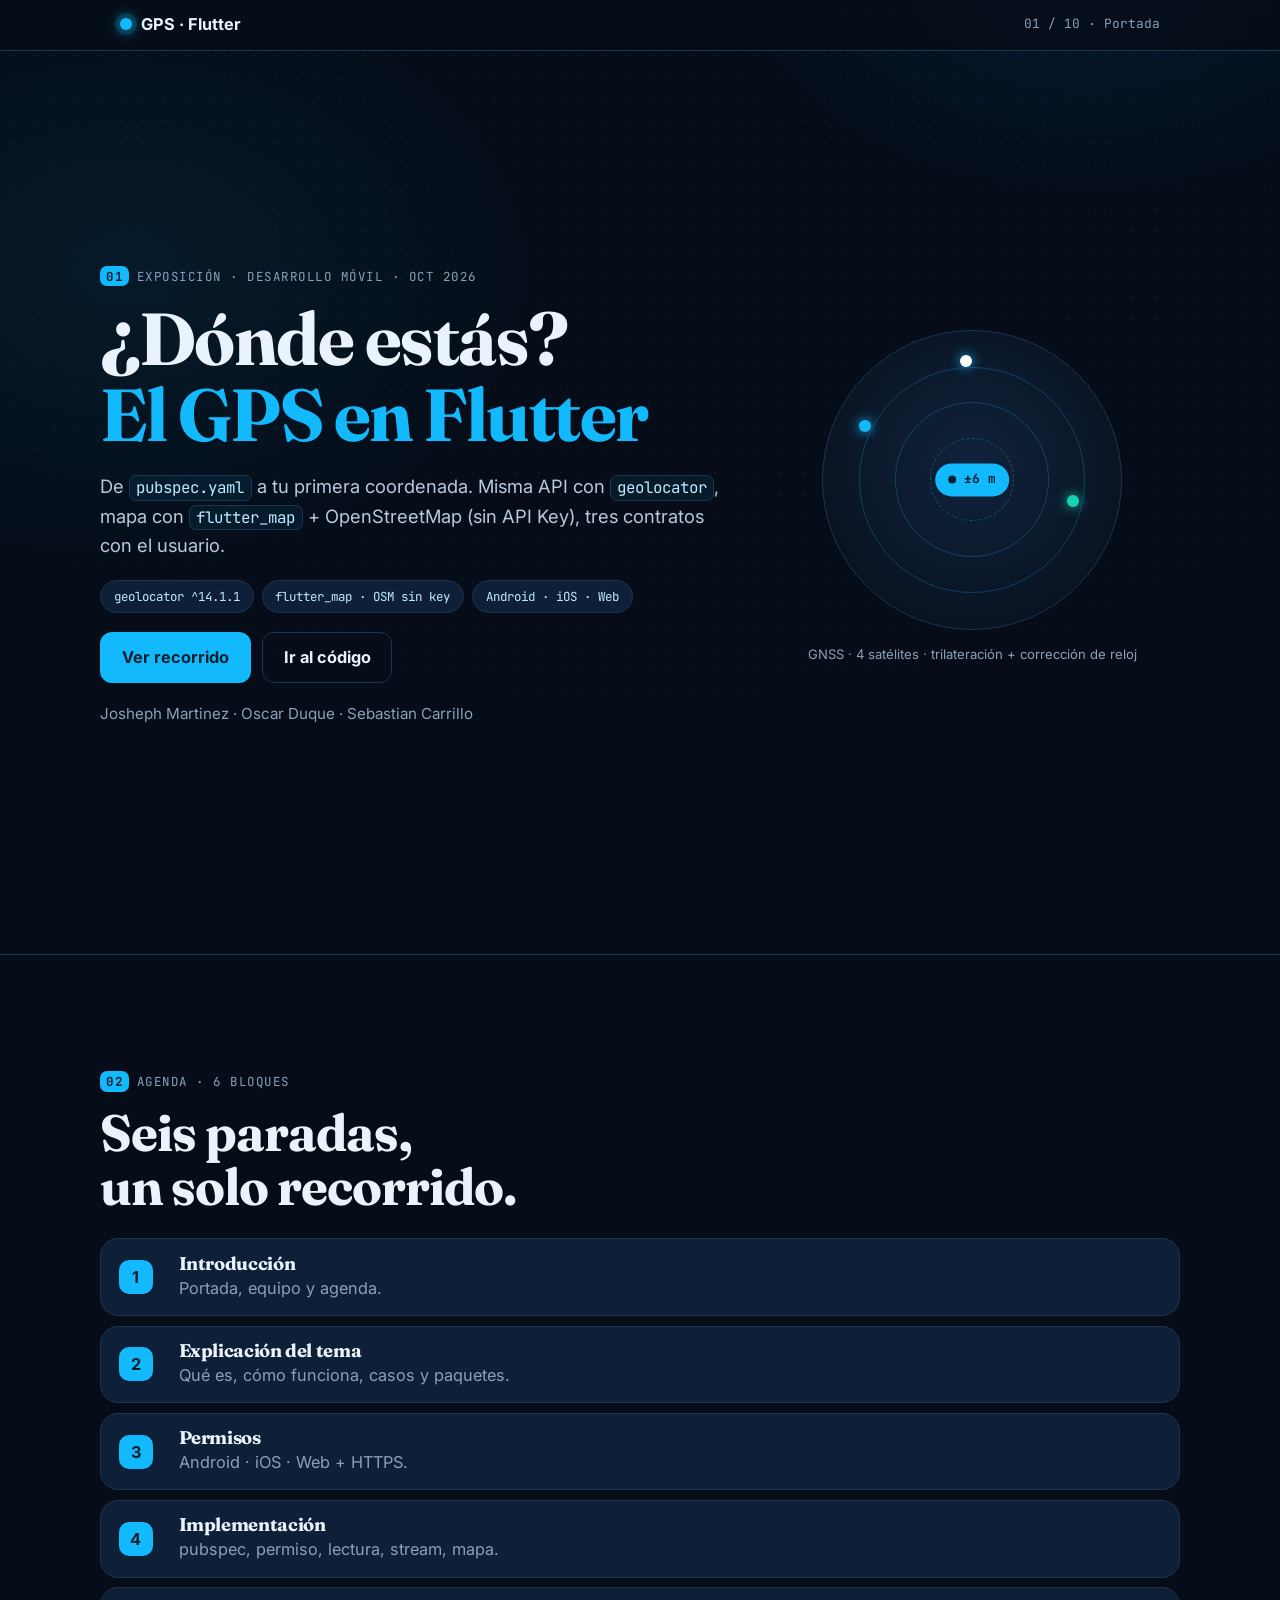
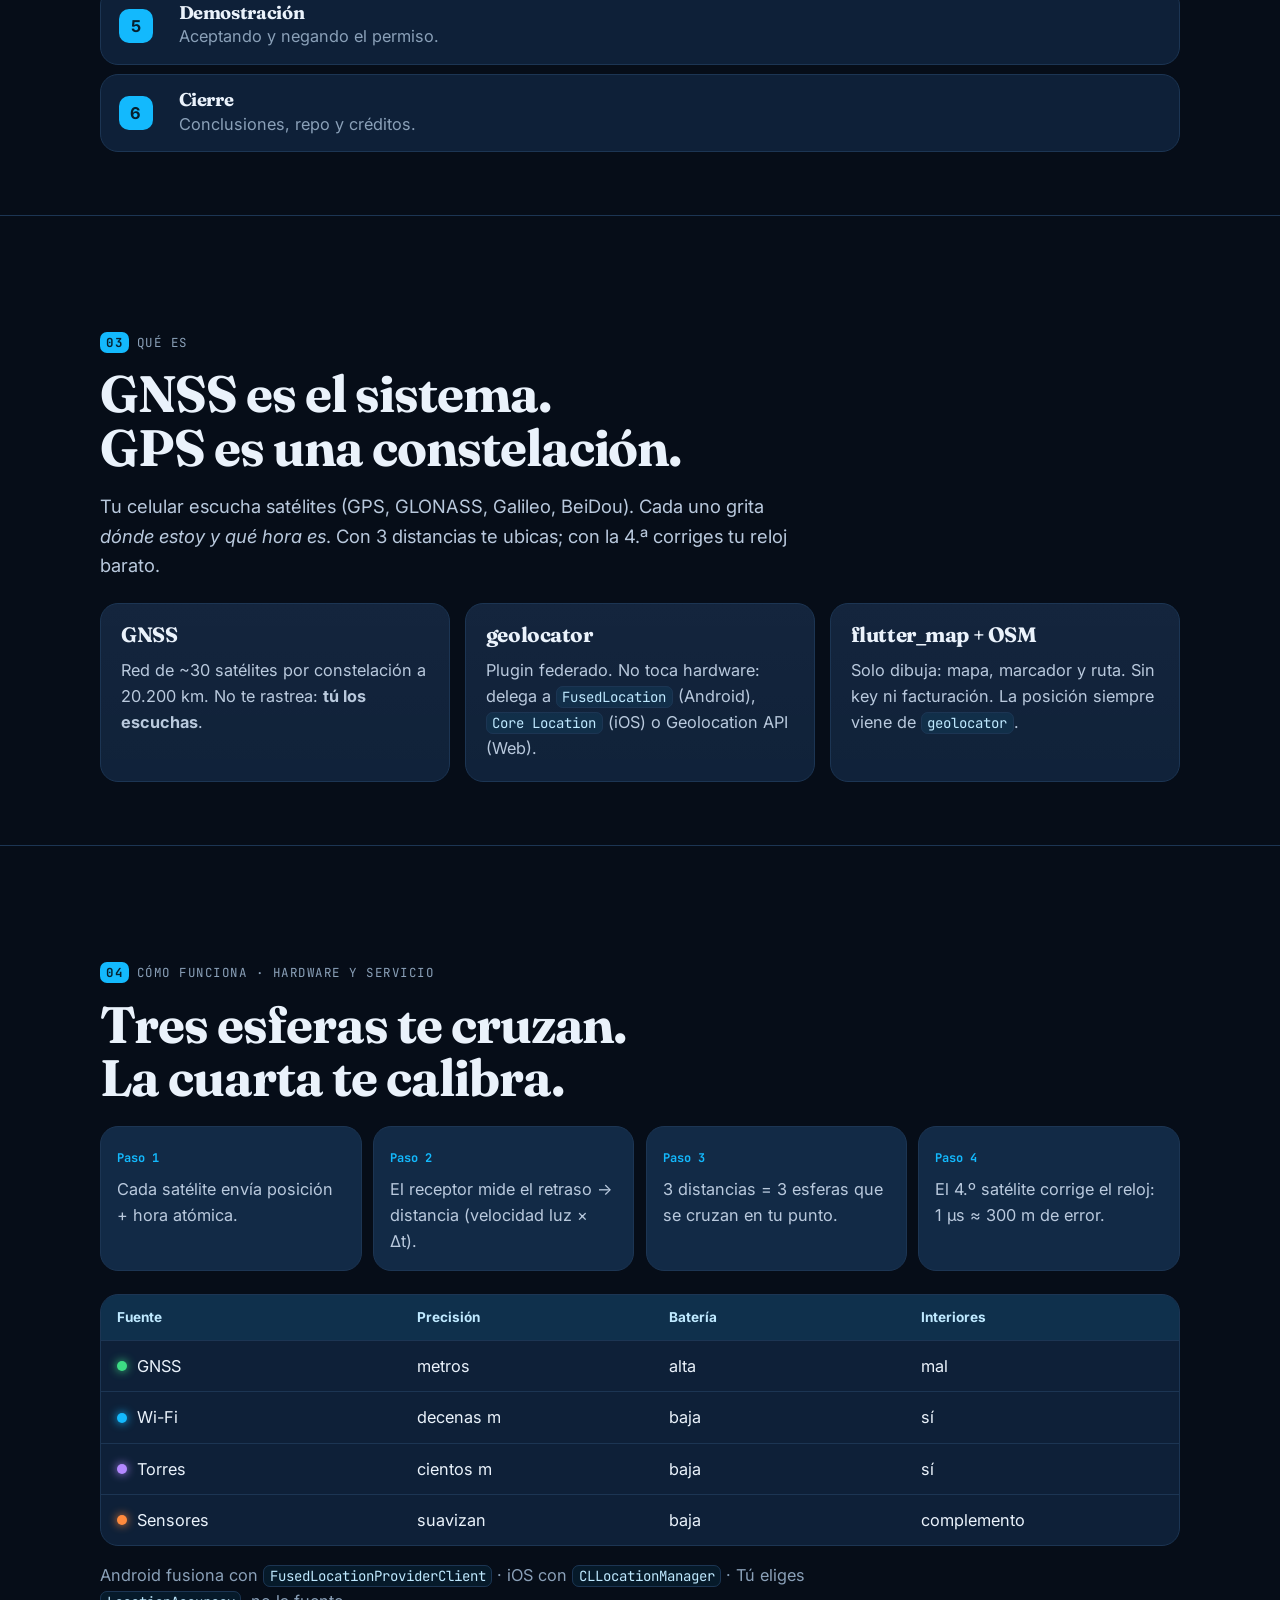
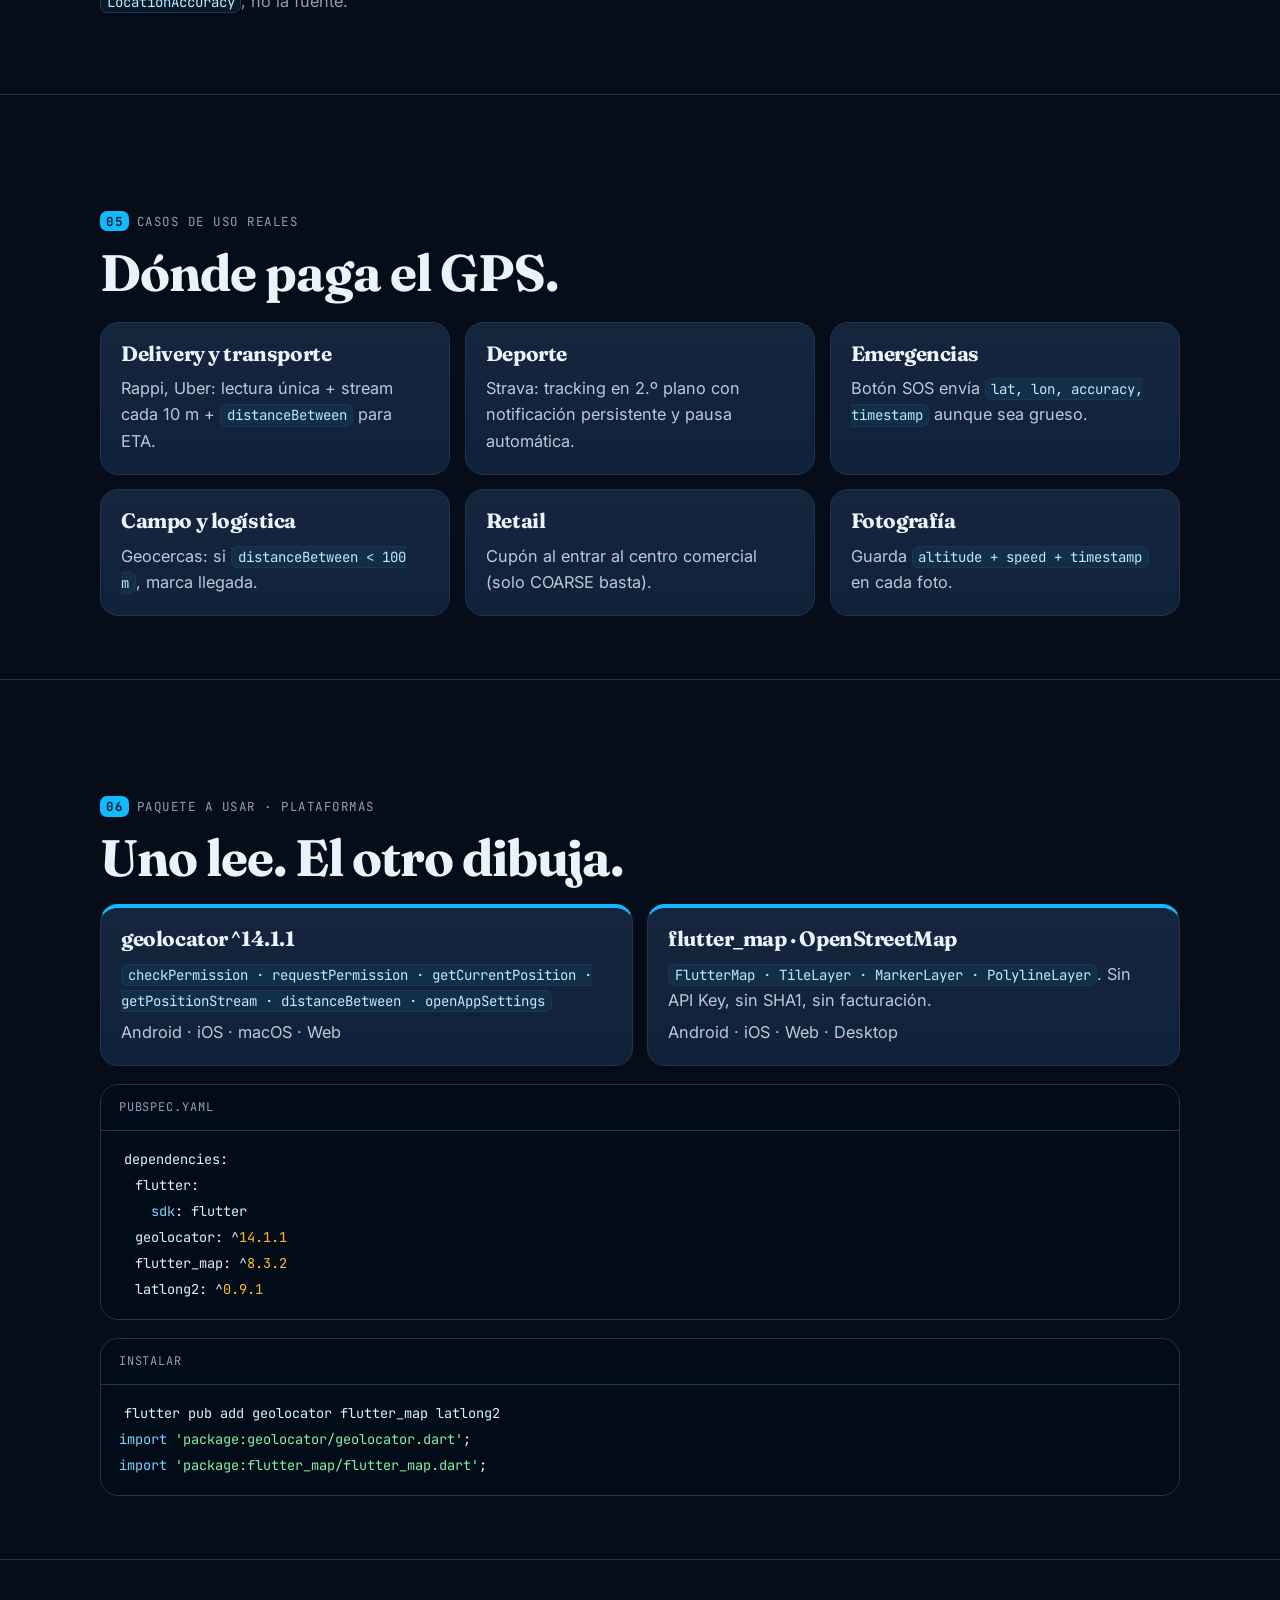
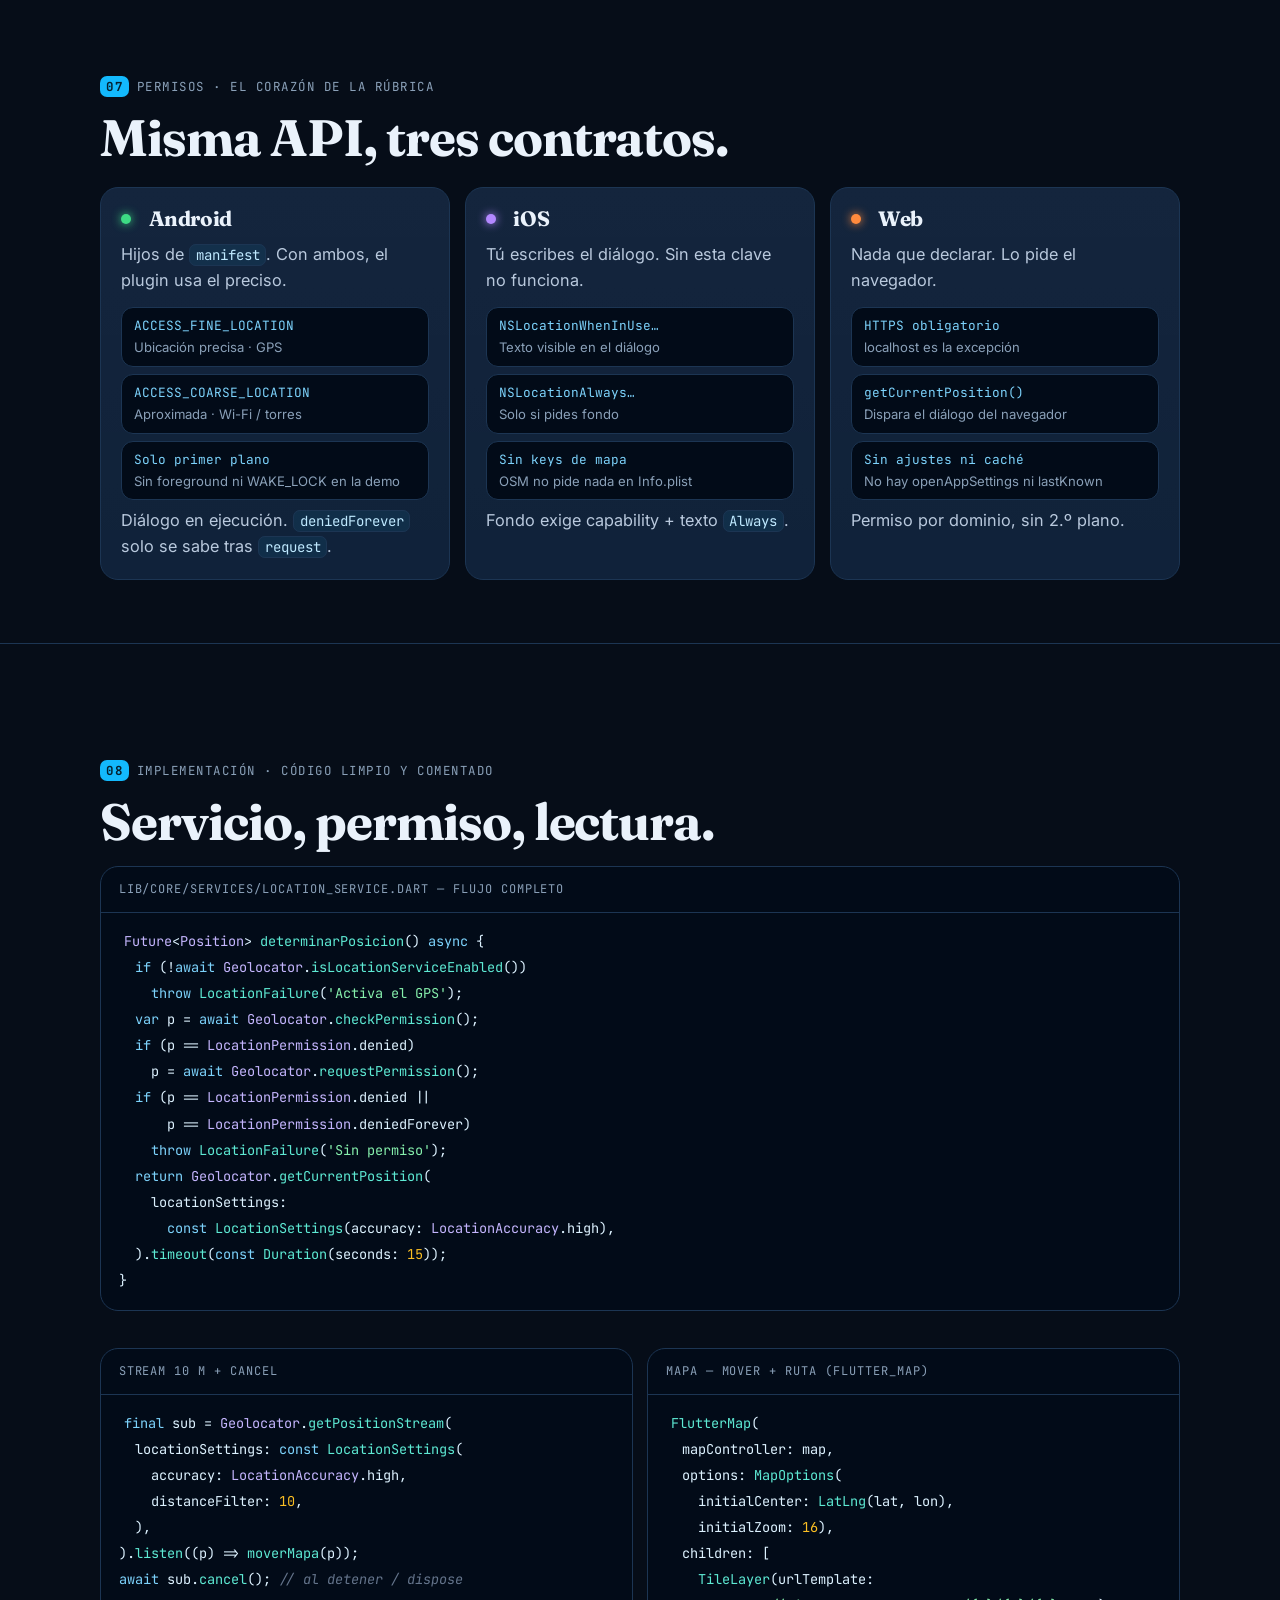
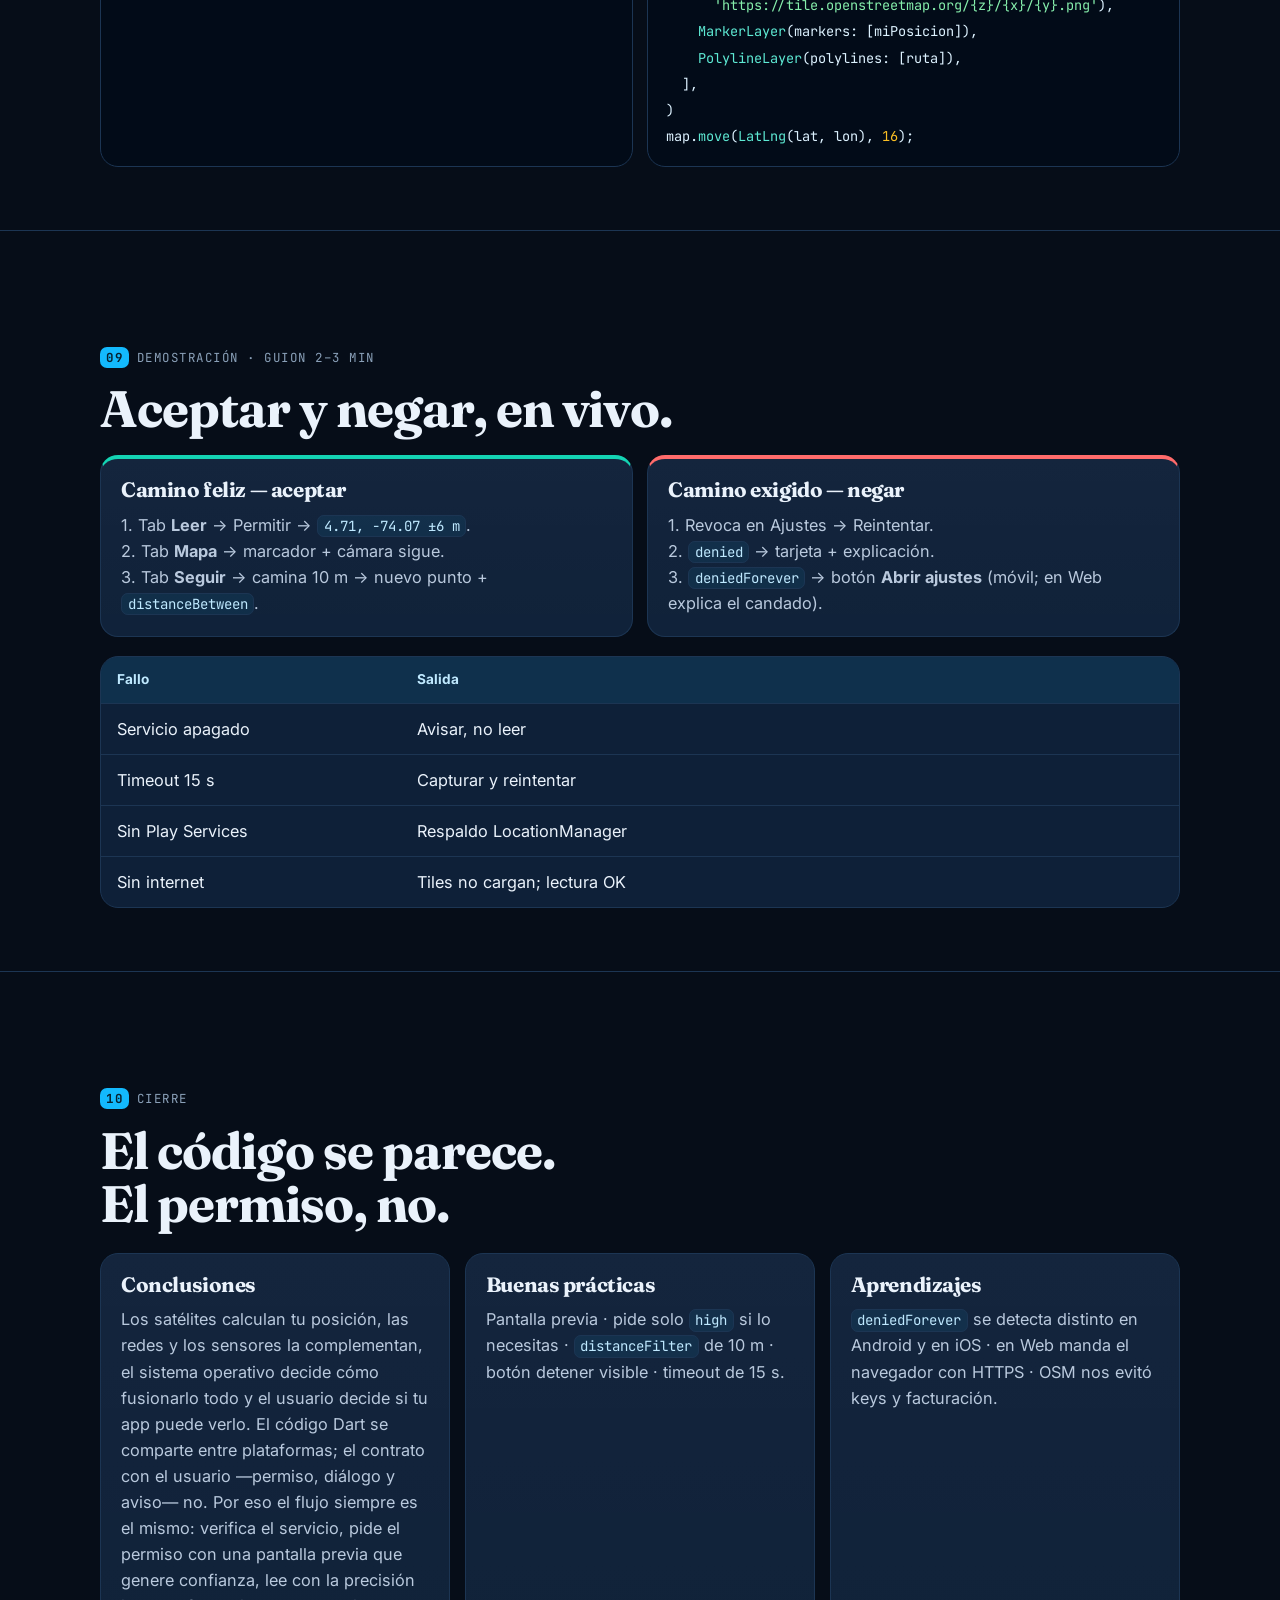
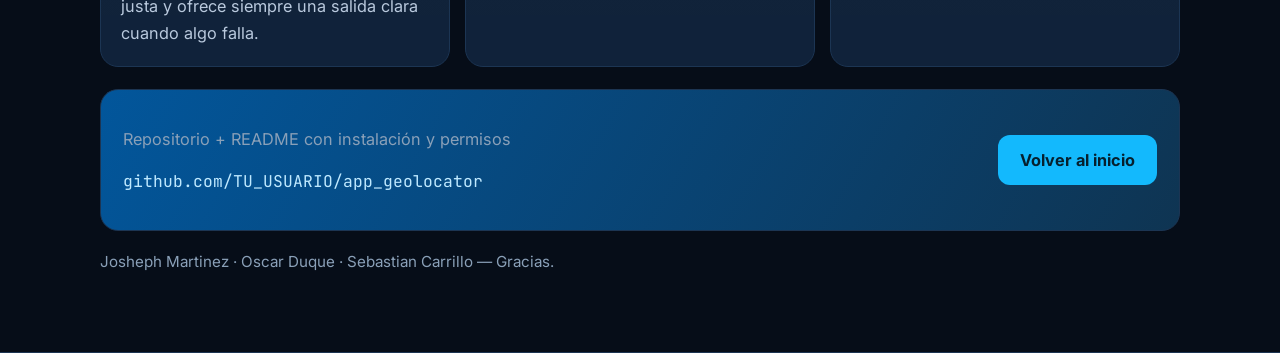
<file: slides/index.html>
<!doctype html>
<html lang="es">
<head>
<meta charset="utf-8">
<meta name="viewport" content="width=device-width, initial-scale=1">
<title>¿Dónde estás? — GPS en Flutter</title>
<meta name="description" content="geolocator + flutter_map (OpenStreetMap): qué es, cómo funciona, permisos en Android/iOS/Web y demo con permiso aceptado y negado.">
<link rel="preconnect" href="https://fonts.googleapis.com">
<link rel="preconnect" href="https://fonts.gstatic.com" crossorigin>
<link href="https://fonts.googleapis.com/css2?family=Fraunces:opsz,wght@9..144,600;9..144,700&family=Inter:wght@400;500;600;700&family=JetBrains+Mono:wght@400;500&display=swap" rel="stylesheet">
<link rel="stylesheet" href="styles.css">
</head>
<body>
<div class="topo" aria-hidden="true"></div>

<header class="bar">
  <div class="bar-in">
    <span class="logo"><i></i>GPS · Flutter</span>
    <span class="bar-meta"><span id="count">01 / 10</span><span class="sep">·</span><span id="crumb">Portada</span></span>
  </div>
  <div class="progress" aria-hidden="true"><span id="pbar"></span></div>
</header>

<nav class="dots" id="dots" aria-label="Ir a sección"></nav>

<main>
<!-- 1 PORTADA -->
<section id="s1" data-name="Portada">
  <div class="wrap hero">
    <div class="rv">
      <p class="kick"><b>01</b>Exposición · Desarrollo móvil · Oct 2026</p>
      <h1>¿Dónde estás?<br><em>El GPS en Flutter</em></h1>
      <p class="lead">De <code>pubspec.yaml</code> a tu primera coordenada. Misma API con <code>geolocator</code>, mapa con <code>flutter_map</code> + OpenStreetMap (sin API Key), tres contratos con el usuario.</p>
      <div class="chips">
        <span>geolocator ^14.1.1</span><span>flutter_map · OSM sin key</span><span>Android · iOS · Web</span>
      </div>
      <div class="cta-row">
        <a class="btn" href="#s2">Ver recorrido</a>
        <a class="btn ghost" href="#s8">Ir al código</a>
      </div>
      <p class="team">Josheph Martinez · Oscar Duque · Sebastian Carrillo</p>
    </div>
    <div class="rv visual" aria-hidden="true">
      <div class="radar">
        <span class="ring r1"></span><span class="ring r2"></span><span class="ring r3"></span>
        <span class="sat a"></span><span class="sat b"></span><span class="sat c"></span>
        <span class="fix"><span class="pulse"></span>±6 m</span>
      </div>
      <p class="cap">GNSS · 4 satélites · trilateración + corrección de reloj</p>
    </div>
  </div>
</section>

<!-- 2 AGENDA -->
<section id="s2" data-name="Agenda">
  <div class="wrap">
    <div class="rv"><p class="kick"><b>02</b>Agenda · 6 bloques</p>
    <h2>Seis paradas,<br>un solo recorrido.</h2></div>
    <ol class="agenda">
      <li class="rv" style="--d:0ms"><b class="num">1</b><div><h3>Introducción</h3><p>Portada, equipo y agenda.</p></div></li>
      <li class="rv" style="--d:50ms"><b class="num">2</b><div><h3>Explicación del tema</h3><p>Qué es, cómo funciona, casos y paquetes.</p></div></li>
      <li class="rv" style="--d:100ms"><b class="num">3</b><div><h3>Permisos</h3><p>Android · iOS · Web + HTTPS.</p></div></li>
      <li class="rv" style="--d:150ms"><b class="num">4</b><div><h3>Implementación</h3><p>pubspec, permiso, lectura, stream, mapa.</p></div></li>
      <li class="rv" style="--d:200ms"><b class="num">5</b><div><h3>Demostración</h3><p>Aceptando y negando el permiso.</p></div></li>
      <li class="rv" style="--d:250ms"><b class="num">6</b><div><h3>Cierre</h3><p>Conclusiones, repo y créditos.</p></div></li>
    </ol>
  </div>
</section>

<!-- 3 QUÉ ES -->
<section id="s3" data-name="Qué es">
  <div class="wrap">
    <div class="rv"><p class="kick"><b>03</b>Qué es</p>
    <h2>GNSS es el sistema.<br>GPS es una constelación.</h2>
    <p class="lead">Tu celular escucha satélites (GPS, GLONASS, Galileo, BeiDou). Cada uno grita <i>dónde estoy y qué hora es</i>. Con 3 distancias te ubicas; con la 4.ª corriges tu reloj barato.</p></div>
    <div class="grid3">
      <article class="rv card"><h3>GNSS</h3><p>Red de ~30 satélites por constelación a 20.200 km. No te rastrea: <b>tú los escuchas</b>.</p></article>
      <article class="rv card" style="--d:60ms"><h3>geolocator</h3><p>Plugin federado. No toca hardware: delega a <code>FusedLocation</code> (Android), <code>Core Location</code> (iOS) o Geolocation API (Web).</p></article>
      <article class="rv card" style="--d:120ms"><h3>flutter_map + OSM</h3><p>Solo dibuja: mapa, marcador y ruta. Sin key ni facturación. La posición siempre viene de <code>geolocator</code>.</p></article>
    </div>
  </div>
</section>

<!-- 4 CÓMO FUNCIONA -->
<section id="s4" data-name="Cómo funciona">
  <div class="wrap">
    <div class="rv"><p class="kick"><b>04</b>Cómo funciona · hardware y servicio</p>
    <h2>Tres esferas te cruzan.<br>La cuarta te calibra.</h2></div>
    <ol class="steps">
      <li class="rv"><b>Paso 1</b><p>Cada satélite envía posición + hora atómica.</p></li>
      <li class="rv" style="--d:50ms"><b>Paso 2</b><p>El receptor mide el retraso → distancia (velocidad luz × Δt).</p></li>
      <li class="rv" style="--d:100ms"><b>Paso 3</b><p>3 distancias = 3 esferas que se cruzan en tu punto.</p></li>
      <li class="rv" style="--d:150ms"><b>Paso 4</b><p>El 4.º satélite corrige el reloj: 1 µs ≈ 300 m de error.</p></li>
    </ol>
    <div class="table rv">
      <div class="tr th"><span>Fuente</span><span>Precisión</span><span>Batería</span><span>Interiores</span></div>
      <div class="tr"><span><i class="dot g"></i>GNSS</span><span>metros</span><span>alta</span><span>mal</span></div>
      <div class="tr"><span><i class="dot b"></i>Wi-Fi</span><span>decenas m</span><span>baja</span><span>sí</span></div>
      <div class="tr"><span><i class="dot v"></i>Torres</span><span>cientos m</span><span>baja</span><span>sí</span></div>
      <div class="tr"><span><i class="dot o"></i>Sensores</span><span>suavizan</span><span>baja</span><span>complemento</span></div>
    </div>
    <p class="note rv">Android fusiona con <code>FusedLocationProviderClient</code> · iOS con <code>CLLocationManager</code> · Tú eliges <code>LocationAccuracy</code>, no la fuente.</p>
  </div>
</section>

<!-- 5 CASOS -->
<section id="s5" data-name="Casos de uso">
  <div class="wrap">
    <div class="rv"><p class="kick"><b>05</b>Casos de uso reales</p>
    <h2>Dónde paga el GPS.</h2></div>
    <div class="grid3">
      <article class="rv card"><h3>Delivery y transporte</h3><p>Rappi, Uber: lectura única + stream cada 10 m + <code>distanceBetween</code> para ETA.</p></article>
      <article class="rv card" style="--d:60ms"><h3>Deporte</h3><p>Strava: tracking en 2.º plano con notificación persistente y pausa automática.</p></article>
      <article class="rv card" style="--d:120ms"><h3>Emergencias</h3><p>Botón SOS envía <code>lat, lon, accuracy, timestamp</code> aunque sea grueso.</p></article>
      <article class="rv card"><h3>Campo y logística</h3><p>Geocercas: si <code>distanceBetween &lt; 100 m</code>, marca llegada.</p></article>
      <article class="rv card" style="--d:60ms"><h3>Retail</h3><p>Cupón al entrar al centro comercial (solo COARSE basta).</p></article>
      <article class="rv card" style="--d:120ms"><h3>Fotografía</h3><p>Guarda <code>altitude + speed + timestamp</code> en cada foto.</p></article>
    </div>
  </div>
</section>

<!-- 6 PAQUETES -->
<section id="s6" data-name="Paquetes">
  <div class="wrap">
    <div class="rv"><p class="kick"><b>06</b>Paquete a usar · plataformas</p>
    <h2>Uno lee. El otro dibuja.</h2></div>
    <div class="grid2">
      <article class="rv card big"><h3>geolocator ^14.1.1</h3><p><code>checkPermission · requestPermission · getCurrentPosition · getPositionStream · distanceBetween · openAppSettings</code></p><p class="mut">Android · iOS · macOS · Web</p></article>
      <article class="rv card big" style="--d:80ms"><h3>flutter_map · OpenStreetMap</h3><p><code>FlutterMap · TileLayer · MarkerLayer · PolylineLayer</code>. Sin API Key, sin SHA1, sin facturación.</p><p class="mut">Android · iOS · Web · Desktop</p></article>
    </div>
    <figure class="rv code"><figcaption>pubspec.yaml</figcaption><pre><code>dependencies:
  flutter:
    sdk: flutter
  geolocator: ^14.1.1
  flutter_map: ^8.3.2
  latlong2: ^0.9.1</code></pre></figure>
    <figure class="rv code"><figcaption>Instalar</figcaption><pre><code>flutter pub add geolocator flutter_map latlong2
import 'package:geolocator/geolocator.dart';
import 'package:flutter_map/flutter_map.dart';</code></pre></figure>
  </div>
</section>

<!-- 7 PERMISOS -->
<section id="s7" data-name="Permisos">
  <div class="wrap">
    <div class="rv"><p class="kick"><b>07</b>Permisos · el corazón de la rúbrica</p>
    <h2>Misma API, tres contratos.</h2></div>
    <div class="grid3">
      <article class="rv card"><h3><i class="dot g"></i>Android</h3><p>Hijos de <code>manifest</code>. Con ambos, el plugin usa el preciso.</p><ul class="speclist">
        <li><code>ACCESS_FINE_LOCATION</code><span>Ubicación precisa · GPS</span></li>
        <li><code>ACCESS_COARSE_LOCATION</code><span>Aproximada · Wi-Fi / torres</span></li>
        <li><code>Solo primer plano</code><span>Sin foreground ni WAKE_LOCK en la demo</span></li>
      </ul><p class="mut">Diálogo en ejecución. <code>deniedForever</code> solo se sabe tras <code>request</code>.</p></article>
      <article class="rv card" style="--d:70ms"><h3><i class="dot v"></i>iOS</h3><p>Tú escribes el diálogo. Sin esta clave no funciona.</p><ul class="speclist">
        <li><code>NSLocationWhenInUse…</code><span>Texto visible en el diálogo</span></li>
        <li><code>NSLocationAlways…</code><span>Solo si pides fondo</span></li>
        <li><code>Sin keys de mapa</code><span>OSM no pide nada en Info.plist</span></li>
      </ul><p class="mut">Fondo exige capability + texto <code>Always</code>.</p></article>
      <article class="rv card" style="--d:140ms"><h3><i class="dot o"></i>Web</h3><p>Nada que declarar. Lo pide el navegador.</p><ul class="speclist">
        <li><code>HTTPS obligatorio</code><span>localhost es la excepción</span></li>
        <li><code>getCurrentPosition()</code><span>Dispara el diálogo del navegador</span></li>
        <li><code>Sin ajustes ni caché</code><span>No hay openAppSettings ni lastKnown</span></li>
      </ul><p class="mut">Permiso por dominio, sin 2.º plano.</p></article>
    </div>
  </div>
</section>

<!-- 8 IMPLEMENTACIÓN -->
<section id="s8" data-name="Implementación">
  <div class="wrap">
    <div class="rv"><p class="kick"><b>08</b>Implementación · código limpio y comentado</p>
    <h2>Servicio, permiso, lectura.</h2></div>
    <figure class="rv code"><figcaption>lib/core/services/location_service.dart — flujo completo</figcaption><pre><code>Future&lt;Position&gt; determinarPosicion() async {
  if (!await Geolocator.isLocationServiceEnabled())
    throw LocationFailure('Activa el GPS');
  var p = await Geolocator.checkPermission();
  if (p == LocationPermission.denied)
    p = await Geolocator.requestPermission();
  if (p == LocationPermission.denied ||
      p == LocationPermission.deniedForever)
    throw LocationFailure('Sin permiso');
  return Geolocator.getCurrentPosition(
    locationSettings:
      const LocationSettings(accuracy: LocationAccuracy.high),
  ).timeout(const Duration(seconds: 15));
}</code></pre></figure>
    <div class="grid2">
      <figure class="rv code"><figcaption>Stream 10 m + cancel</figcaption><pre><code>final sub = Geolocator.getPositionStream(
  locationSettings: const LocationSettings(
    accuracy: LocationAccuracy.high,
    distanceFilter: 10,
  ),
).listen((p) =&gt; moverMapa(p));
await sub.cancel(); // al detener / dispose</code></pre></figure>
      <figure class="rv code" style="--d:80ms"><figcaption>Mapa — mover + ruta (flutter_map)</figcaption><pre><code>FlutterMap(
  mapController: map,
  options: MapOptions(
    initialCenter: LatLng(lat, lon),
    initialZoom: 16),
  children: [
    TileLayer(urlTemplate:
      'https://tile.openstreetmap.org/{z}/{x}/{y}.png'),
    MarkerLayer(markers: [miPosicion]),
    PolylineLayer(polylines: [ruta]),
  ],
)
map.move(LatLng(lat, lon), 16);</code></pre></figure>
    </div>
  </div>
</section>

<!-- 9 DEMO -->
<section id="s9" data-name="Demo">
  <div class="wrap">
    <div class="rv"><p class="kick"><b>09</b>Demostración · guion 2–3 min</p>
    <h2>Aceptar y negar, en vivo.</h2></div>
    <div class="grid2">
      <article class="rv card ok"><h3>Camino feliz — aceptar</h3><p>1. Tab <b>Leer</b> → Permitir → <code>4.71, -74.07 ±6 m</code>.<br>2. Tab <b>Mapa</b> → marcador + cámara sigue.<br>3. Tab <b>Seguir</b> → camina 10 m → nuevo punto + <code>distanceBetween</code>.</p></article>
      <article class="rv card bad" style="--d:80ms"><h3>Camino exigido — negar</h3><p>1. Revoca en Ajustes → Reintentar.<br>2. <code>denied</code> → tarjeta + explicación.<br>3. <code>deniedForever</code> → botón <b>Abrir ajustes</b> (móvil; en Web explica el candado).</p></article>
    </div>
    <div class="table rv">
      <div class="tr th"><span>Fallo</span><span>Salida</span></div>
      <div class="tr"><span>Servicio apagado</span><span>Avisar, no leer</span></div>
      <div class="tr"><span>Timeout 15 s</span><span>Capturar y reintentar</span></div>
      <div class="tr"><span>Sin Play Services</span><span>Respaldo LocationManager</span></div>
      <div class="tr"><span>Sin internet</span><span>Tiles no cargan; lectura OK</span></div>
    </div>
  </div>
</section>

<!-- 10 CIERRE -->
<section id="s10" data-name="Cierre">
  <div class="wrap">
    <div class="rv"><p class="kick"><b>10</b>Cierre</p>
    <h2>El código se parece.<br>El permiso, no.</h2></div>
    <div class="grid3">
      <article class="rv card"><h3>Conclusiones</h3><p>Los satélites calculan tu posición, las redes y los sensores la complementan, el sistema operativo decide cómo fusionarlo todo y el usuario decide si tu app puede verlo. El código Dart se comparte entre plataformas; el contrato con el usuario —permiso, diálogo y aviso— no. Por eso el flujo siempre es el mismo: verifica el servicio, pide el permiso con una pantalla previa que genere confianza, lee con la precisión justa y ofrece siempre una salida clara cuando algo falla.</p></article>
      <article class="rv card" style="--d:60ms"><h3>Buenas prácticas</h3><p>Pantalla previa · pide solo <code>high</code> si lo necesitas · <code>distanceFilter</code> de 10 m · botón detener visible · timeout de 15 s.</p></article>
      <article class="rv card" style="--d:120ms"><h3>Aprendizajes</h3><p><code>deniedForever</code> se detecta distinto en Android y en iOS · en Web manda el navegador con HTTPS · OSM nos evitó keys y facturación.</p></article>
    </div>
    <div class="rv repo">
      <div><p class="mut">Repositorio + README con instalación y permisos</p><p class="url">github.com/TU_USUARIO/app_geolocator</p></div>
      <a class="btn" href="#s1">Volver al inicio</a>
    </div>
    <p class="team rv">Josheph Martinez · Oscar Duque · Sebastian Carrillo — Gracias.</p>
  </div>
</section>
</main>

<script src="app.js"></script>
</body>
</html>
</file>
<file: slides/styles.css>
/* Flutter dark — paleta oficial Flutter */
:root{
  --bg:#060D18; --bg2:#0A1628; --card:#0E2038; --card2:#122A46;
  --ink:#EAF2FB; --mut:#8AA0B8; --line:#1C3553;
  --flutter:#13B9FD; --flutter-deep:#02569B; --teal:#14D4B4;
  --android:#3DDC84; --apple:#B388FF; --web:#FF8A3D;
  --danger:#FF6B6B; --amber:#FFB020;
  --ease-out:cubic-bezier(.23,1,.32,1);
  --r:18px;
}
*{box-sizing:border-box;min-width:0}
html{scroll-behavior:smooth}
body{margin:0;background:var(--bg);color:var(--ink);
  font-family:Inter,system-ui,sans-serif;font-size:1.02rem;line-height:1.6;color-scheme:dark}
h1,h2,h3{font-family:Fraunces,serif;letter-spacing:-.02em;line-height:1.04;margin:0 0 .7rem;color:var(--ink)}
h1{font-size:clamp(2.6rem,6vw,4.6rem)}
h2{font-size:clamp(2rem,4.4vw,3.2rem)}
h1 em{font-style:normal;color:var(--flutter)}
code{font-family:"JetBrains Mono",monospace;font-size:.86em;background:#13B9FD14;
  border:1px solid var(--line);border-radius:7px;padding:.08em .4em;color:#BFE9FF;word-break:break-word}
::selection{background:#13B9FD44}
:focus-visible{outline:2px solid var(--flutter);outline-offset:3px}

/* fondo */
.topo{position:fixed;inset:0;z-index:-1;pointer-events:none;opacity:.6;
  background:
    radial-gradient(600px 400px at 85% -5%,#02569B55,transparent 65%),
    radial-gradient(700px 500px at 10% 30%,#13B9FD22,transparent 65%);
}
.topo::after{content:"";position:absolute;inset:0;
  background-image:radial-gradient(#13B9FD22 1px,transparent 1px);
  background-size:22px 22px;
  -webkit-mask-image:radial-gradient(80% 70% at 50% 20%,#000 40%,transparent 90%);
  mask-image:radial-gradient(80% 70% at 50% 20%,#000 40%,transparent 90%)}

/* barra */
.bar{position:fixed;top:0;left:0;right:0;z-index:30;background:#060D18D9;
  backdrop-filter:blur(14px);-webkit-backdrop-filter:blur(14px);border-bottom:1px solid var(--line)}
.bar-in{max-width:1080px;margin:0 auto;padding:.7rem 20px;display:flex;justify-content:space-between;align-items:center;gap:1rem}
.logo{font-weight:700;display:flex;gap:.55rem;align-items:center;color:var(--ink)}
.logo i{width:12px;height:12px;border-radius:50%;background:var(--flutter);display:inline-block;
  box-shadow:0 0 0 5px #13B9FD26,0 0 14px var(--flutter)}
.bar-meta{font-family:"JetBrains Mono",monospace;font-size:.8rem;color:var(--mut);white-space:nowrap}
.sep{margin:0 .5rem}
.progress{height:2px;background:transparent}
.progress span{display:block;height:100%;transform:scaleX(0);transform-origin:left;
  background:linear-gradient(90deg,var(--flutter),var(--teal));box-shadow:0 0 12px #13B9FD88}

/* dots */
.dots{position:fixed;right:18px;top:50%;transform:translateY(-50%);z-index:30;
  display:none;flex-direction:column;gap:10px}
@media(min-width:1300px){.dots{display:flex}}
.dots a{width:9px;height:9px;border-radius:50%;background:#8AA0B84D;
  transition:background 180ms var(--ease-out),transform 180ms var(--ease-out)}
.dots a.on{background:var(--flutter);transform:scale(1.25);box-shadow:0 0 10px var(--flutter)}

/* layout */
main{display:block}
section{padding:13vh 0 7vh;border-bottom:1px solid var(--line)}
.wrap{width:min(1080px,100% - 40px);margin:0 auto}
.kick{font-family:"JetBrains Mono",monospace;font-size:.78rem;letter-spacing:.12em;
  text-transform:uppercase;color:var(--mut);margin:0 0 .9rem}
.kick b{color:#06202E;background:var(--flutter);border-radius:7px;padding:.15em .5em;margin-right:.6em}
.lead{color:#B9C9DD;max-width:44rem;font-size:1.15rem}
.mut{color:var(--mut)} .note{color:var(--mut);max-width:46rem}
.team{color:var(--mut);font-size:.95rem;margin-top:1.2rem}

/* hero */
.hero{display:grid;grid-template-columns:1.2fr .8fr;gap:2.5rem;align-items:center;min-height:86vh}
@media(max-width:880px){.hero{grid-template-columns:1fr}}
.chips{display:flex;flex-wrap:wrap;gap:.5rem;margin:1.2rem 0}
.chips span{font-family:"JetBrains Mono",monospace;font-size:.78rem;border:1px solid var(--line);
  background:var(--card);color:#BFE9FF;border-radius:999px;padding:.35rem .8rem}
.cta-row{display:flex;gap:.7rem;flex-wrap:wrap;margin-top:.4rem}
.btn{display:inline-block;background:var(--flutter);color:#06202E;text-decoration:none;font-weight:700;
  padding:.7rem 1.3rem;border-radius:12px;border:1px solid transparent;
  transition:transform 160ms var(--ease-out),opacity 160ms var(--ease-out)}
.btn.ghost{background:transparent;color:var(--ink);border:1px solid var(--line)}
@media(hover:hover) and (pointer:fine){
  .btn:hover{transform:translateY(-1px)}
  .card:hover{transform:translateY(-2px);border-color:#13B9FD66}
}
.btn:active,.card:active{transform:scale(.97)}

/* radar */
.visual{text-align:center;min-width:0}
.radar{position:relative;width:min(300px,70vw);aspect-ratio:1;margin:0 auto;
  border:1px solid var(--line);border-radius:50%;background:radial-gradient(circle at 50% 45%,#10233C,#060D18)}
.ring{position:absolute;inset:12%;border:1px solid #13B9FD44;border-radius:50%}
.ring.r2{inset:24%} .ring.r3{inset:36%;border-style:dashed;border-color:#14D4B455}
.sat{position:absolute;width:12px;height:12px;border-radius:50%;background:var(--flutter);box-shadow:0 0 12px var(--flutter)}
.sat.a{left:12%;top:30%} .sat.b{right:14%;top:55%;background:var(--teal);box-shadow:0 0 12px var(--teal)}
.sat.c{left:46%;top:8%;background:#fff}
.fix{position:absolute;left:50%;top:50%;transform:translate(-50%,-50%);
  background:var(--flutter);color:#06202E;font-family:"JetBrains Mono",monospace;font-size:.8rem;font-weight:700;
  border-radius:999px;padding:.4rem .8rem;display:flex;gap:.5rem;align-items:center;white-space:nowrap}
.pulse{width:8px;height:8px;border-radius:50%;background:#06202E}
.cap{color:var(--mut);font-size:.82rem;margin-top:.9rem}

/* agenda — fix definitivo: solo .num es la pastilla */
.agenda{list-style:none;margin:1.6rem 0 0;padding:0;display:grid;gap:.6rem}
.agenda li{display:grid;grid-template-columns:44px 1fr;gap:1rem;align-items:center;
  background:var(--card);border:1px solid var(--line);border-radius:var(--r);padding:.9rem 1.1rem;min-width:0}
.agenda li > b.num{background:var(--flutter);color:#06202E;width:34px;height:34px;border-radius:10px;
  display:grid;place-items:center;flex:none;font-family:Inter,sans-serif}
.agenda h3{margin:0;font-size:1.15rem}
.agenda p{margin:.1rem 0 0;color:var(--mut);overflow-wrap:break-word}

/* grids — minmax(0,1fr) evita el corte lateral del screenshot */
.grid3{display:grid;grid-template-columns:repeat(3,minmax(0,1fr));gap:.9rem;margin-top:1.4rem}
.grid2{display:grid;grid-template-columns:repeat(2,minmax(0,1fr));gap:.9rem;margin-top:1.2rem}
@media(max-width:1020px){.grid3{grid-template-columns:1fr}}
@media(max-width:880px){.grid2{grid-template-columns:1fr}}
.card{background:linear-gradient(#ffffff06,#ffffff02),var(--card);border:1px solid var(--line);
  border-radius:var(--r);padding:1.25rem;min-width:0;overflow:hidden;
  transition:transform 180ms var(--ease-out),border-color 180ms var(--ease-out)}
.card.big{border-top:4px solid var(--flutter)}
.card.ok{border-top:4px solid var(--teal)} .card.bad{border-top:4px solid var(--danger)}
.card h3{font-size:1.3rem;display:flex;gap:.5rem;align-items:center;overflow-wrap:break-word}
.card p{color:#B9C9DD;margin:.4rem 0 0;overflow-wrap:break-word}
.dot{width:10px;height:10px;border-radius:50%;display:inline-block;flex:none;margin-right:.6rem;vertical-align:middle}
.tr > span:first-child{display:flex;align-items:center;min-width:0}
.dot.g{background:var(--android);box-shadow:0 0 10px var(--android)}
.dot.b{background:var(--flutter);box-shadow:0 0 10px var(--flutter)}
.dot.v{background:var(--apple);box-shadow:0 0 10px var(--apple)}
.dot.o{background:var(--web);box-shadow:0 0 10px var(--web)}

/* lista de specs — sin corte, todo visible y con wrap */
.speclist{list-style:none;margin:.9rem 0 .4rem;padding:0;display:grid;gap:.45rem}
.speclist li{background:#020B18;border:1px solid var(--line);border-radius:12px;
  padding:.55rem .75rem;display:grid;gap:.15rem;
  font-family:"JetBrains Mono",monospace;font-size:.8rem;line-height:1.45}
.speclist li code{background:none;border:0;padding:0;color:#7DD3FC;font-size:.8rem;
  overflow-wrap:anywhere;word-break:break-word;white-space:normal}
.speclist li span{font-family:Inter,system-ui,sans-serif;font-size:.82rem;color:var(--mut);
  overflow-wrap:break-word;white-space:normal}

/* pasos + tablas */
.steps{list-style:none;display:grid;grid-template-columns:repeat(4,minmax(0,1fr));gap:.7rem;padding:0;margin:1.4rem 0}
@media(max-width:880px){.steps{grid-template-columns:1fr 1fr}}
.steps li{background:var(--card2);border:1px solid var(--line);color:var(--ink);border-radius:var(--r);padding:1rem;min-width:0}
.steps li > b{font-family:"JetBrains Mono",monospace;font-size:.75rem;color:var(--flutter)}
.steps p{color:#B9C9DD;margin:.4rem 0 0}
.table{margin-top:1.2rem;border:1px solid var(--line);border-radius:var(--r);overflow-x:auto;background:var(--card);max-width:100%}
.tr{display:grid;grid-template-columns:1.2fr 1fr 1fr 1fr;gap:.6rem;padding:.75rem 1rem;border-top:1px solid var(--line);min-width:560px}
.tr:first-child{border-top:0}
.tr.th{background:#13B9FD1A;color:#BFE9FF;font-weight:700;font-size:.85rem}
.table .tr:not(.th){transition:background 160ms var(--ease-out)}
@media(hover:hover) and (pointer:fine){.table .tr:not(.th):hover{background:#13B9FD0D}}

/* código — scroll interno, sin romper la card */
.code{background:#020B18;border:1px solid var(--line);color:#E6EDF7;border-radius:var(--r);margin:1.1rem 0 0;overflow:hidden;min-width:0;max-width:100%}
.code figcaption{font-family:"JetBrains Mono",monospace;font-size:.75rem;letter-spacing:.08em;
  text-transform:uppercase;color:#8AA0B8;padding:.8rem 1.1rem;border-bottom:1px solid var(--line)}
.code pre{margin:0;padding:1rem 1.1rem;overflow-x:auto;max-width:100%;scrollbar-color:#13B9FD88 transparent}
.code code{background:none;border:0;color:#DDF2FF;font-size:.85rem;line-height:1.7;white-space:pre}
.code .tk-kw{color:#7DD3FC}
.code .tk-str{color:#86EFAC}
.code .tk-com{color:#64748B;font-style:italic}
.code .tk-num{color:#FBBF24}
.code .tk-fn{color:#5EEAD4}
.code .tk-tp{color:#C4B5FD}
.code.mini{min-width:0}
.code.mini pre{padding:.8rem 1rem}

/* repo */
.repo{display:flex;justify-content:space-between;align-items:center;gap:1rem;flex-wrap:wrap;
  background:linear-gradient(120deg,#02569B,#13B9FD22),var(--card);border:1px solid var(--line);
  color:#fff;border-radius:var(--r);padding:1.2rem 1.4rem;margin-top:1.4rem}
.repo .url{font-family:"JetBrains Mono",monospace;color:#BFE9FF;overflow-wrap:anywhere}
.repo .btn{background:var(--flutter);color:#06202E}

/* reveal */
.rv{opacity:0;transform:translateY(12px) scale(.995);
  transition:opacity 220ms var(--ease-out),transform 220ms var(--ease-out);
  transition-delay:var(--d,0ms)}
.rv.in{opacity:1;transform:none}

@media (prefers-reduced-motion:reduce){
  html{scroll-behavior:auto}
  .rv{opacity:1;transform:none;transition:none}
  .btn,.card{transition:none}
}
</file>
